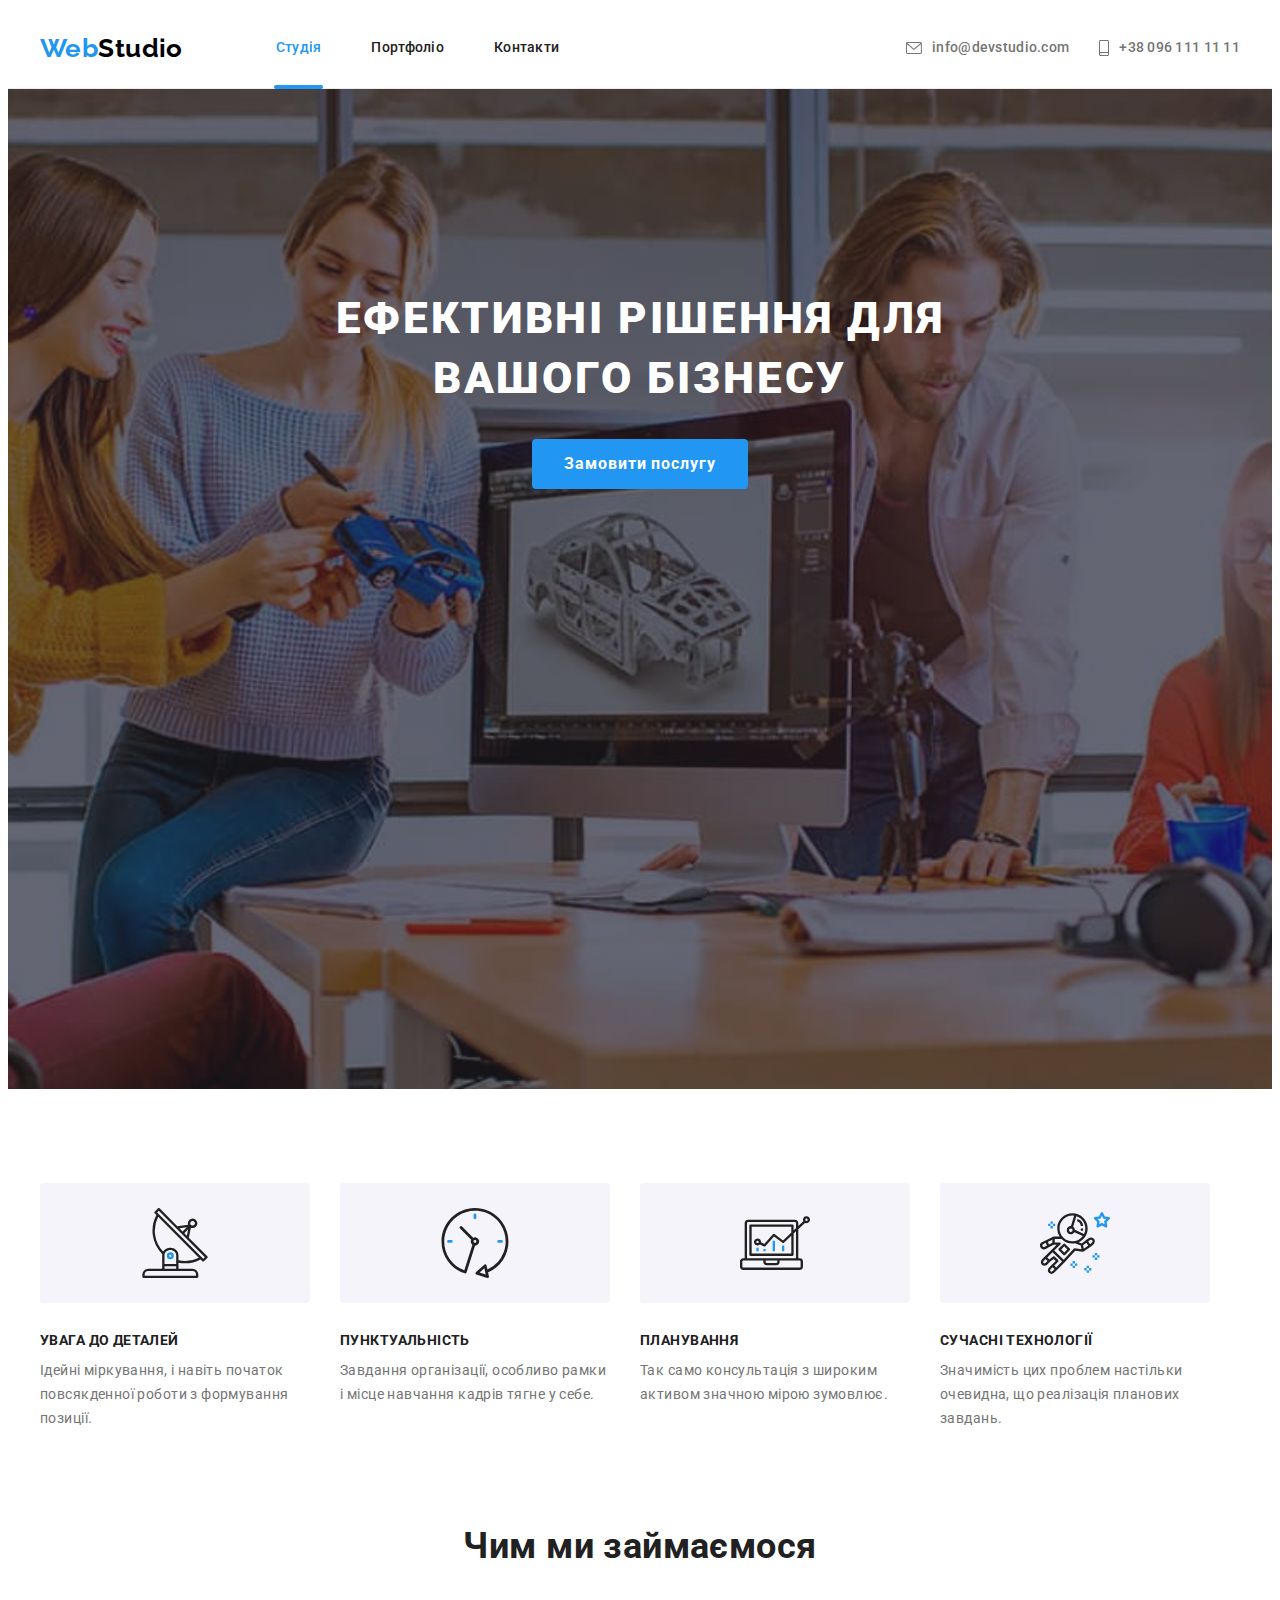
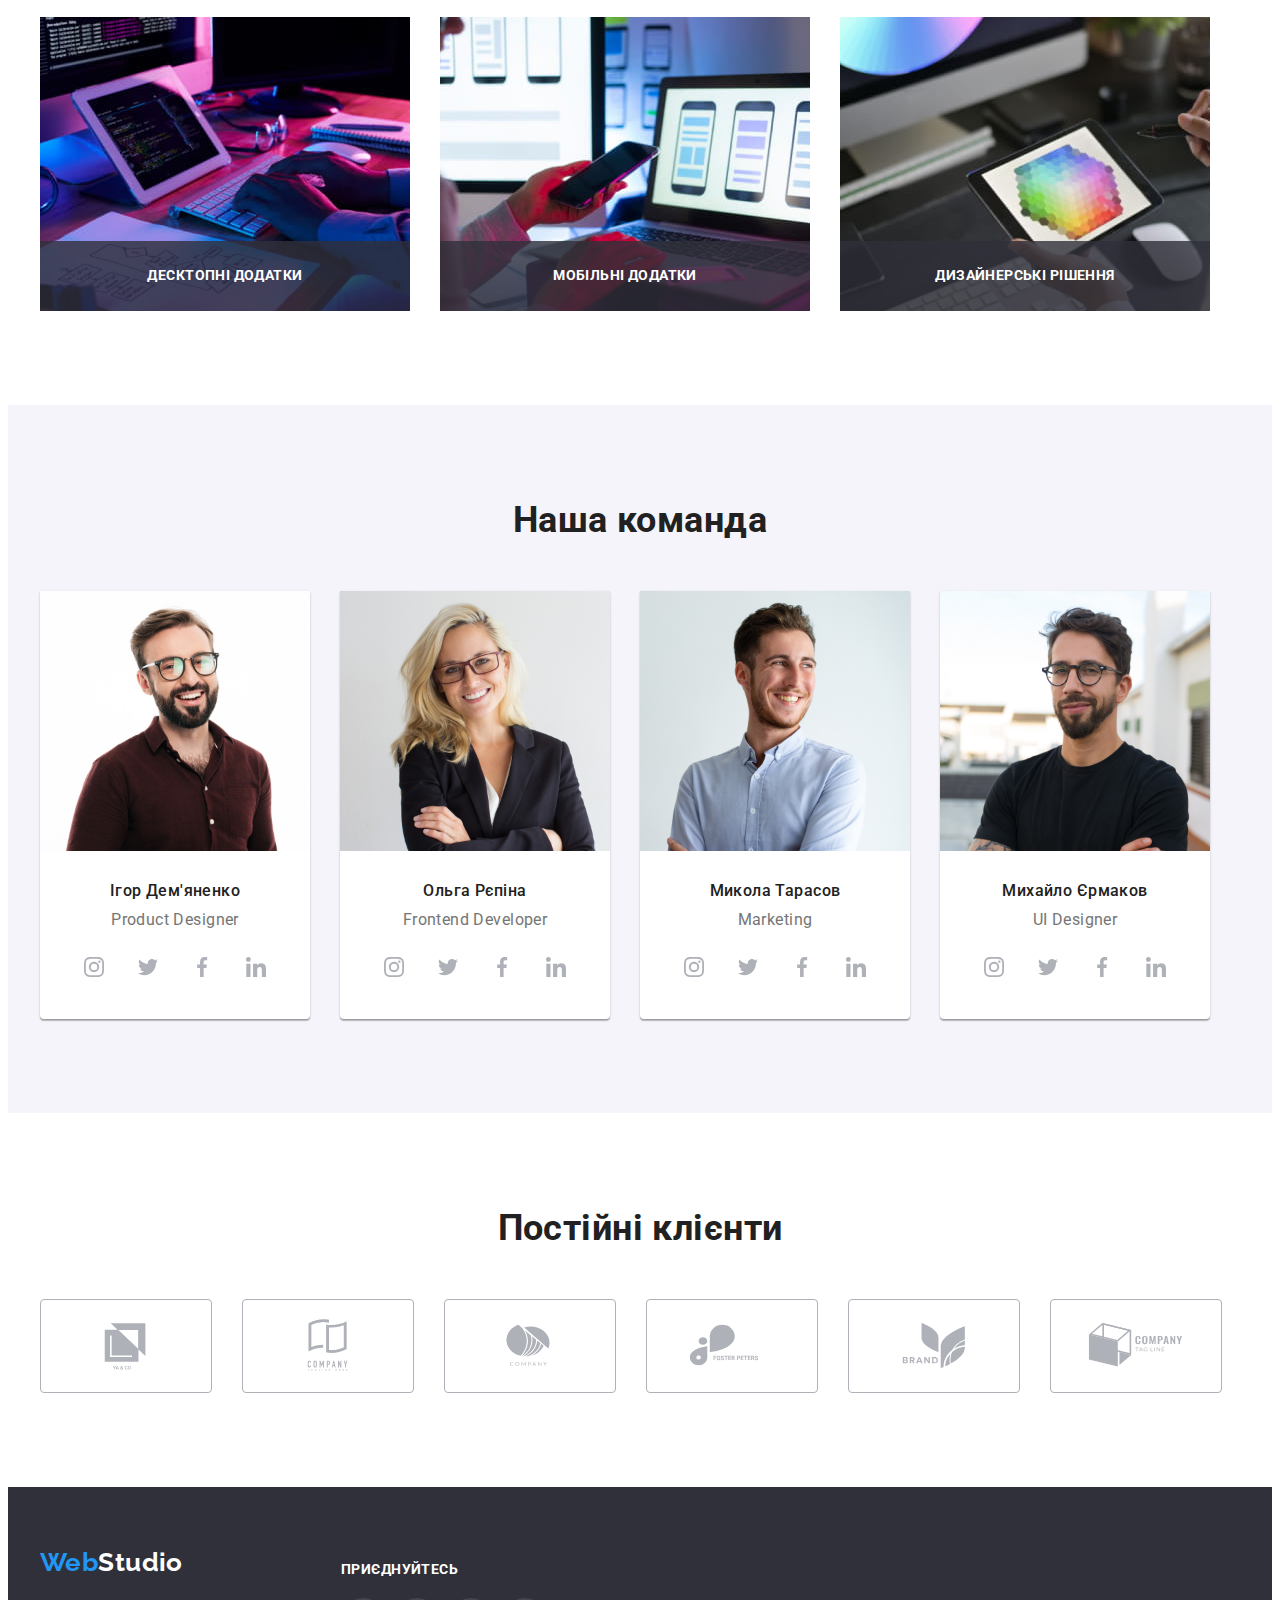
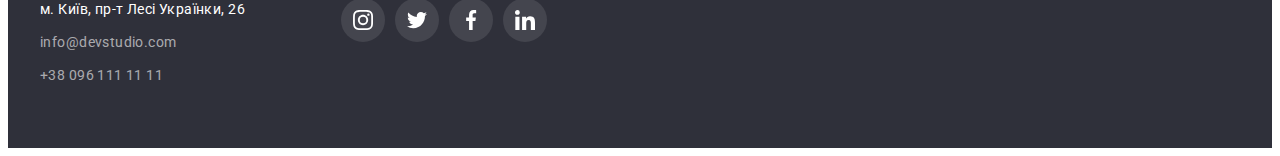
<file: index.html>
<!DOCTYPE html>
<html lang="uk">
  <head>
    <meta charset="UTF-8" />
    <meta http-equiv="X-UA-Compatible" content="IE=edge" />
    <meta name="viewport" content="width=device-width, initial-scale=1.0" />
    <title>WebStudio</title>
    <link rel="preconnect" href="https://fonts.googleapis.com" />
    <link rel="preconnect" href="https://fonts.gstatic.com" crossorigin />
    <link
      href="https://fonts.googleapis.com/css2?family=Raleway:wght@700&family=Roboto:wght@400;500;700;900&display=swap"
      rel="stylesheet"
    />
    <link
      rel="stylesheet"
      href="https://cdnjs.cloudflare.com/ajax/libs/modern-normalize/1.1.0/modern-normalize.min.css"
      integrity="sha512-wpPYUAdjBVSE4KJnH1VR1HeZfpl1ub8YT/NKx4PuQ5NmX2tKuGu6U/JRp5y+Y8XG2tV+wKQpNHVUX03MfMFn9Q=="
      crossorigin="anonymous"
      referrerpolicy="no-referrer"
    />
    <link rel="stylesheet" href="./css/styles.css" />
  </head>

  <body>
    <header class="header">
      <div class="container header-container">
        <nav class="navigation">
          <a class="logo" href="./index.html" lang="en"
            >Web<span class="color-dark">Studio</span></a
          >

          <ul class="nav-list list">
            <li class="item">
              <a class="nav-list-link link active" href="./index.html">Студія</a>
            </li>
            <li class="item">
              <a class="nav-list-link link" href="./portfolio.html">Портфоліо</a>
            </li>
            <li class="item"><a class="nav-list-link link" href="#">Контакти</a></li>
          </ul>
        </nav>
        <ul class="contacts-list list">
          <li class="item">
            <a class="link" href="mailto:info@devstudio.com" lang="en">
              <svg class="icon" width="16" height="12">
                <use href="./images/sprite.svg#envelope"></use>
              </svg>
              info@devstudio.com</a
            >
          </li>
          <li class="item">
            <a class="link" href="tel:+380961111111">
              <svg class="icon" width="10" height="16">
                <use href="./images/sprite.svg#smartphone"></use>
              </svg>
              +38 096 111 11 11
            </a>
          </li>
        </ul>
      </div>
    </header>

    <main>
      <section class="hero">
        <div class="fluid-container">
          <div class="container">
            <h1 class="title">
              Ефективні рішення для <br />
              вашого бізнесу
            </h1>
            <button class="button" type="button" data-modal-open>Замовити послугу</button>
          </div>
        </div>
      </section>

      <section class="quality section">
        <div class="container">
          <h2 class="visually-hidden">Наші якості</h2>

          <ul class="list">
            <li class="item">
              <div class="fluid-icon">
                <svg class="icon" width="70" height="70">
                  <use href="./images/sprite.svg#antenna"></use>
                </svg>
              </div>
              <h3 class="subtitle">Увага до деталей</h3>
              <p class="text">
                Ідейні міркування, і навіть початок повсякденної роботи з формування позиції.
              </p>
            </li>
            <li class="item">
              <div class="fluid-icon">
                <svg class="icon" width="70" height="70">
                  <use href="./images/sprite.svg#clock"></use>
                </svg>
              </div>
              <h3 class="subtitle">Пунктуальність</h3>
              <p class="text">
                Завдання організації, особливо рамки і місце навчання кадрів тягне у себе.
              </p>
            </li>
            <li class="item">
              <div class="fluid-icon">
                <svg class="icon" width="70" height="70">
                  <use href="./images/sprite.svg#diagram"></use>
                </svg>
              </div>
              <h3 class="subtitle">Планування</h3>
              <p class="text">Так само консультація з широким активом значною мірою зумовлює.</p>
            </li>
            <li class="item">
              <div class="fluid-icon">
                <svg class="icon" width="70" height="70">
                  <use href="./images/sprite.svg#astronaut"></use>
                </svg>
              </div>
              <h3 class="subtitle">Сучасні технології</h3>
              <p class="text">
                Значимість цих проблем настільки очевидна, що реалізація планових завдань.
              </p>
            </li>
          </ul>
        </div>
      </section>

      <section class="job section">
        <div class="container">
          <h2 class="title">Чим ми займаємося</h2>
          <ul class="list">
            <li class="item">
              <div class="job-img-wrap">
                <img src="./images/img-1.jpg" alt="Планшет з кодом" width="370" />
                <h3 class="job-subtitle">Десктопні додатки</h3>
              </div>
            </li>
            <li class="item">
              <div class="job-img-wrap">
                <img src="./images/img-2.jpg" alt="Ноутбук" width="370" />
                <h3 class="job-subtitle">Мобільні додатки</h3>
              </div>
            </li>
            <li class="item">
              <div class="job-img-wrap">
                <img src="./images/img-3.jpg" alt="Планшет з вибором кольорів" width="370" />
                <h3 class="job-subtitle">Дизайнерські рішення</h3>
              </div>
            </li>
          </ul>
        </div>
      </section>

      <section class="team section">
        <div class="container">
          <h2 class="title">Наша команда</h2>
          <ul class="team-list list">
            <li class="team-item">
              <img class="image" src="./images/team-1.jpg" alt="Ігор Дем'яненко" width="270" />
              <div class="content">
                <h3 class="subtitle">Ігор Дем'яненко</h3>
                <p class="text" lang="en">Product Designer</p>
                <ul class="socials list">
                  <li>
                    <a class="socials-item" aria-label="instagram" href="#">
                      <svg class="icon" width="20" height="20">
                        <use href="./images/sprite.svg#instagram"></use>
                      </svg>
                    </a>
                  </li>
                  <li>
                    <a class="socials-item" aria-label="twitter" href="#">
                      <svg class="icon" width="20" height="20">
                        <use href="./images/sprite.svg#twitter"></use>
                      </svg>
                    </a>
                  </li>
                  <li>
                    <a class="socials-item" aria-label="facebook" href="#">
                      <svg class="icon" width="20" height="20">
                        <use href="./images/sprite.svg#facebook"></use>
                      </svg>
                    </a>
                  </li>
                  <li>
                    <a class="socials-item" aria-label="linkedin" href="#">
                      <svg class="icon" width="20" height="20">
                        <use href="./images/sprite.svg#linkedin"></use>
                      </svg>
                    </a>
                  </li>
                </ul>
              </div>
            </li>
            <li class="team-item">
              <img class="image" src="./images/team-2.jpg" alt="Ольга Рєпіна" width="270" />
              <div class="content">
                <h3 class="subtitle">Ольга Рєпіна</h3>
                <p class="text" lang="en">Frontend Developer</p>
                <ul class="socials list">
                  <li>
                    <a class="socials-item" aria-label="instagram" href="#">
                      <svg class="icon" width="20" height="20">
                        <use href="./images/sprite.svg#instagram"></use>
                      </svg>
                    </a>
                  </li>
                  <li>
                    <a class="socials-item" aria-label="twitter" href="#">
                      <svg class="icon" width="20" height="20">
                        <use href="./images/sprite.svg#twitter"></use>
                      </svg>
                    </a>
                  </li>
                  <li>
                    <a class="socials-item" aria-label="facebook" href="#">
                      <svg class="icon" width="20" height="20">
                        <use href="./images/sprite.svg#facebook"></use>
                      </svg>
                    </a>
                  </li>
                  <li>
                    <a class="socials-item" aria-label="linkedin" href="#">
                      <svg class="icon" width="20" height="20">
                        <use href="./images/sprite.svg#linkedin"></use>
                      </svg>
                    </a>
                  </li>
                </ul>
              </div>
            </li>
            <li class="team-item">
              <img class="image" src="./images/team-3.jpg" alt="Микола Тарасов" width="270" />
              <div class="content">
                <h3 class="subtitle">Микола Тарасов</h3>
                <p class="text" lang="en">Marketing</p>
                <ul class="socials list">
                  <li>
                    <a class="socials-item" aria-label="instagram" href="#">
                      <svg class="icon" width="20" height="20">
                        <use href="./images/sprite.svg#instagram"></use>
                      </svg>
                    </a>
                  </li>
                  <li>
                    <a class="socials-item" aria-label="twitter" href="#">
                      <svg class="icon" width="20" height="20">
                        <use href="./images/sprite.svg#twitter"></use>
                      </svg>
                    </a>
                  </li>
                  <li>
                    <a class="socials-item" aria-label="facebook" href="#">
                      <svg class="icon" width="20" height="20">
                        <use href="./images/sprite.svg#facebook"></use>
                      </svg>
                    </a>
                  </li>
                  <li>
                    <a class="socials-item" aria-label="linkedin" href="#">
                      <svg class="icon" width="20" height="20">
                        <use href="./images/sprite.svg#linkedin"></use>
                      </svg>
                    </a>
                  </li>
                </ul>
              </div>
            </li>
            <li class="team-item">
              <img class="image" src="./images/team-4.jpg" alt="Михайло Єрмаков" width="270" />
              <div class="content">
                <h3 class="subtitle">Михайло Єрмаков</h3>
                <p class="text" lang="en">UI Designer</p>
                <ul class="socials list">
                  <li>
                    <a class="socials-item" aria-label="instagram" href="#">
                      <svg class="icon" width="20" height="20">
                        <use href="./images/sprite.svg#instagram"></use>
                      </svg>
                    </a>
                  </li>
                  <li>
                    <a class="socials-item" aria-label="twitter" href="#">
                      <svg class="icon" width="20" height="20">
                        <use href="./images/sprite.svg#twitter"></use>
                      </svg>
                    </a>
                  </li>
                  <li>
                    <a class="socials-item" aria-label="facebook" href="#">
                      <svg class="icon" width="20" height="20">
                        <use href="./images/sprite.svg#facebook"></use>
                      </svg>
                    </a>
                  </li>
                  <li>
                    <a class="socials-item" aria-label="linkedin" href="#">
                      <svg class="icon" width="20" height="20">
                        <use href="./images/sprite.svg#linkedin"></use>
                      </svg>
                    </a>
                  </li>
                </ul>
              </div>
            </li>
          </ul>
        </div>
      </section>

      <section class="clients section">
        <div class="container">
          <h2 class="title">Постійні клієнти</h2>

          <ul class="list">
            <li class="item">
              <a class="fluid-icon" href="#" aria-label="Логотип компанії 1">
                <svg class="icon" width="106" height="60">
                  <use href="./images/sprite.svg#client-1"></use>
                </svg>
              </a>
            </li>

            <li class="item">
              <a class="fluid-icon" href="#" aria-label="Логотип компанії 2">
                <svg class="icon" width="106" height="60">
                  <use href="./images/sprite.svg#client-2"></use>
                </svg>
              </a>
            </li>

            <li class="item">
              <a class="fluid-icon" href="#" aria-label="Логотип компанії 3">
                <svg class="icon" width="106" height="60">
                  <use href="./images/sprite.svg#client-3"></use>
                </svg>
              </a>
            </li>

            <li class="item">
              <a class="fluid-icon" href="#" aria-label="Логотип компанії 4">
                <svg class="icon" width="106" height="60">
                  <use href="./images/sprite.svg#client-4"></use>
                </svg>
              </a>
            </li>

            <li class="item">
              <a class="fluid-icon" href="#" aria-label="Логотип компанії 5">
                <svg class="icon" width="106" height="60">
                  <use href="./images/sprite.svg#client-5"></use>
                </svg>
              </a>
            </li>

            <li class="item">
              <a class="fluid-icon" href="#" aria-label="Логотип компанії 6">
                <svg class="icon" width="106" height="60">
                  <use href="./images/sprite.svg#client-6"></use>
                </svg>
              </a>
            </li>
          </ul>
        </div>
      </section>
    </main>

    <footer class="page-footer">
      <div class="container">
        <div class="footer-content">
          <h2 class="visually-hidden">Footer</h2>

          <div class="content">
            <a class="logo" href="./index.html" lang="en"
              >Web<span class="color-white">Studio</span></a
            >
            <address>
              <ul class="address-list list">
                <li>
                  <a
                    class="link map"
                    href="https://goo.gl/maps/CPtrU1FHBa2aNyZL9"
                    target="_blank"
                    rel="noopener noreferrer nofollow"
                    >м. Київ, пр-т Лесі Українки, 26</a
                  >
                </li>
                <li>
                  <a class="link" href="mailto:info@devstudio.com">info@devstudio.com</a>
                </li>
                <li>
                  <a class="link" href="tel:+380961111111">+38 096 111 11 11</a>
                </li>
              </ul>
            </address>
          </div>

          <div class="socials-content">
            <h3 class="subtitle">Приєднуйтесь</h3>
            <ul class="socials list">
              <li>
                <a class="socials-item" aria-label="instagram" href="#">
                  <svg class="icon" width="20" height="20">
                    <use href="./images/sprite.svg#instagram"></use>
                  </svg>
                </a>
              </li>
              <li>
                <a class="socials-item" aria-label="twitter" href="#">
                  <svg class="icon" width="20" height="20">
                    <use href="./images/sprite.svg#twitter"></use>
                  </svg>
                </a>
              </li>
              <li>
                <a class="socials-item" aria-label="facebook" href="#">
                  <svg class="icon" width="20" height="20">
                    <use href="./images/sprite.svg#facebook"></use>
                  </svg>
                </a>
              </li>
              <li>
                <a class="socials-item" aria-label="linkedin" href="#">
                  <svg class="icon" width="20" height="20">
                    <use href="./images/sprite.svg#linkedin"></use>
                  </svg>
                </a>
              </li>
            </ul>
          </div>
        </div>
      </div>
    </footer>

    <div class="backdrop is-hidden" data-modal>
      <div class="modal">
        <button type="button" class="modal-close" data-modal-close>
          <svg class="modal-close-img" width="11" height="11">
            <use href="./images/sprite.svg#close-link"></use>
          </svg>
        </button>
      </div>
    </div>

    <script src="./js/modal.js"></script>
  </body>
</html>
</file>
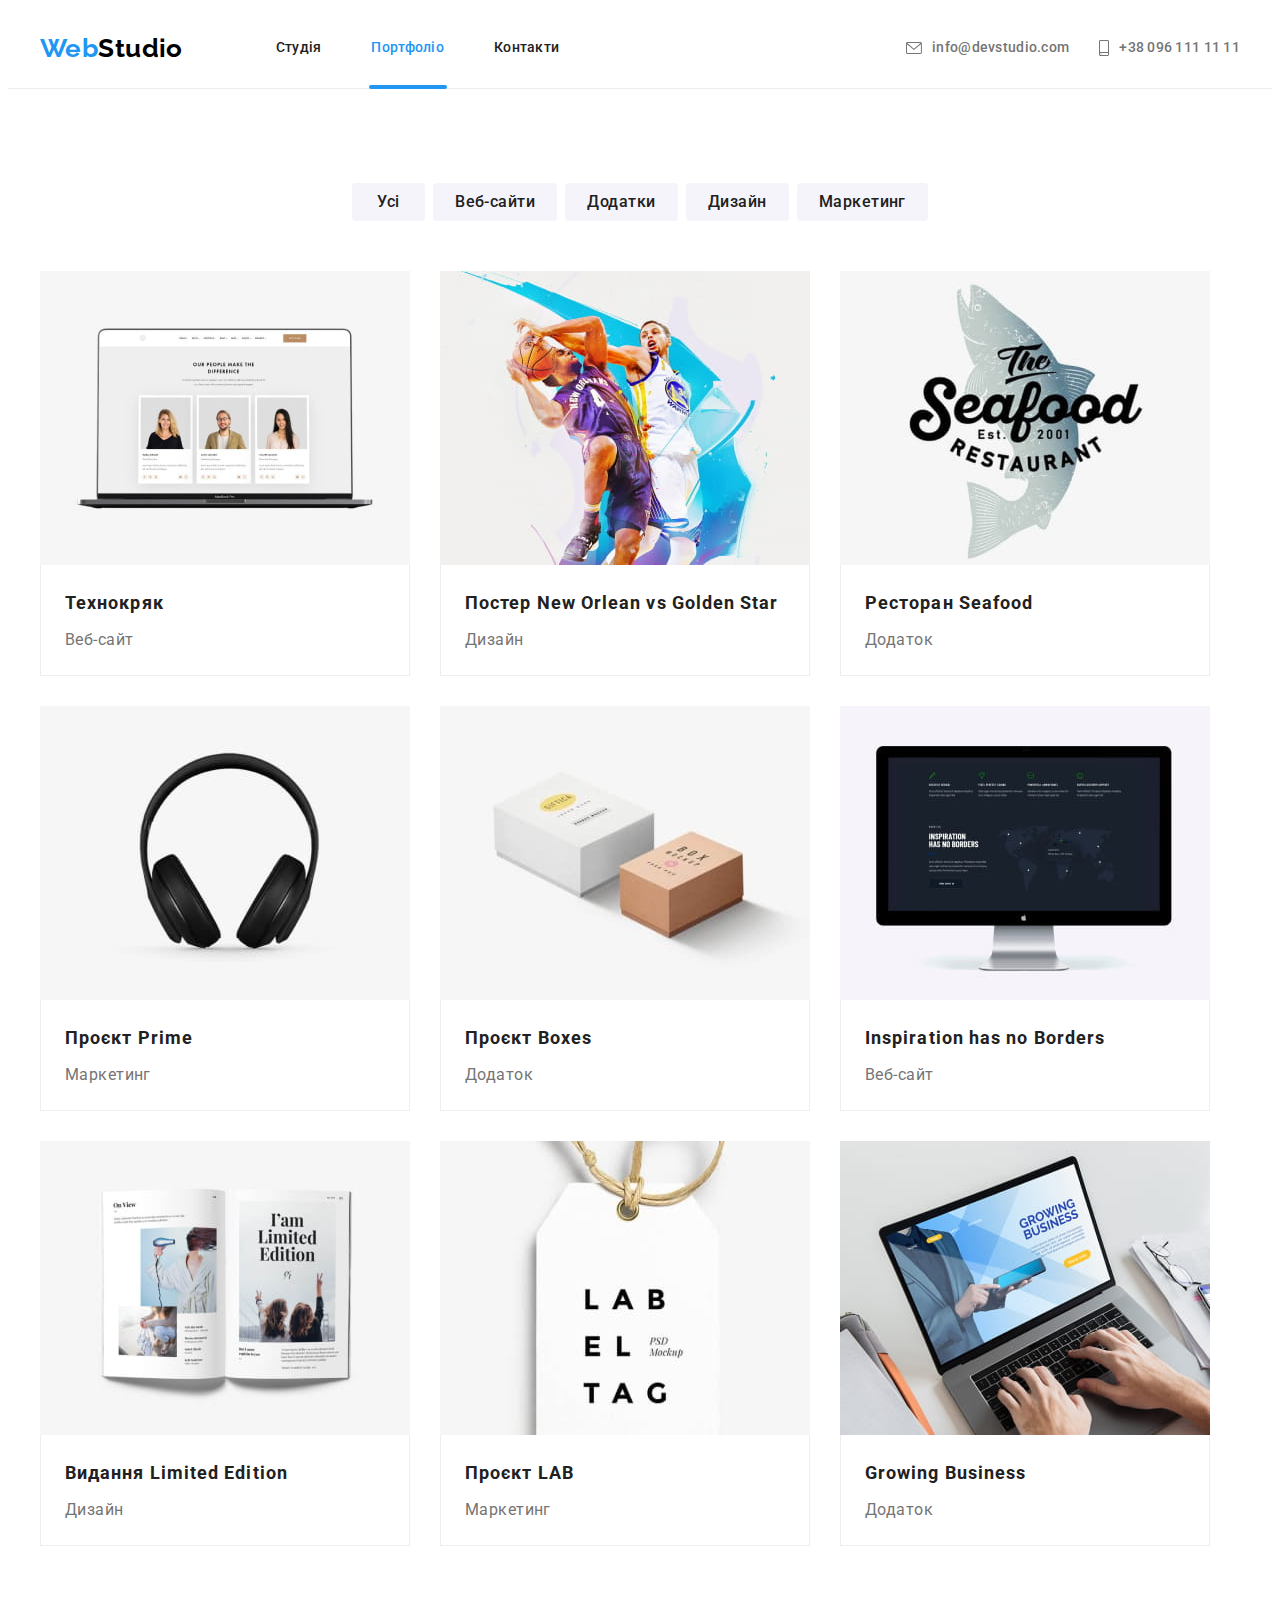
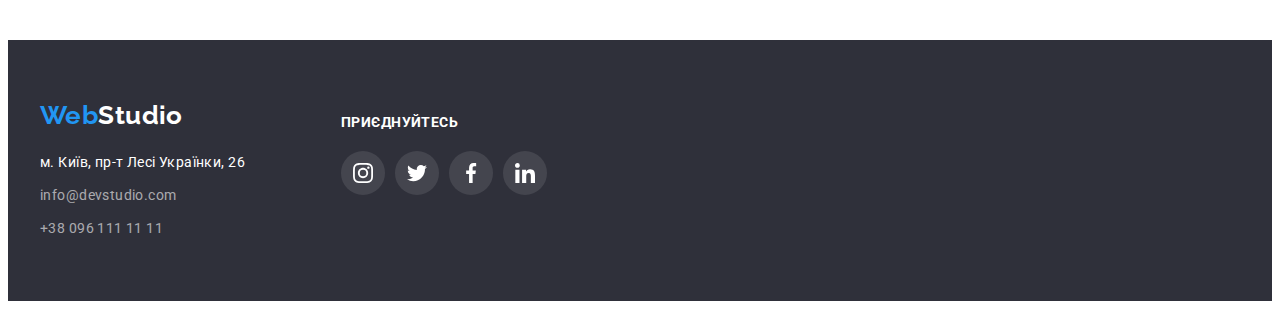
<file: portfolio.html>
<!DOCTYPE html>
<html lang="uk">
  <head>
    <meta charset="UTF-8" />
    <meta http-equiv="X-UA-Compatible" content="IE=edge" />
    <meta name="viewport" content="width=device-width, initial-scale=1.0" />
    <title>WebStudio</title>
    <link rel="preconnect" href="https://fonts.googleapis.com" />
    <link rel="preconnect" href="https://fonts.gstatic.com" crossorigin />
    <link
      href="https://fonts.googleapis.com/css2?family=Raleway:wght@700&family=Roboto:wght@400;500;700;900&display=swap"
      rel="stylesheet"
    />
    <link
      rel="stylesheet"
      href="https://cdnjs.cloudflare.com/ajax/libs/modern-normalize/1.1.0/modern-normalize.min.css"
      integrity="sha512-wpPYUAdjBVSE4KJnH1VR1HeZfpl1ub8YT/NKx4PuQ5NmX2tKuGu6U/JRp5y+Y8XG2tV+wKQpNHVUX03MfMFn9Q=="
      crossorigin="anonymous"
      referrerpolicy="no-referrer"
    />
    <link rel="stylesheet" href="./css/styles.css" />
  </head>

  <body>
    <header class="header">
      <div class="container header-container">
        <nav class="navigation">
          <a class="logo" href="./index.html" lang="en"
            >Web<span class="color-dark">Studio</span></a
          >

          <ul class="nav-list list">
            <li class="item">
              <a class="nav-list-link link" href="./index.html">Студія</a>
            </li>
            <li class="item">
              <a class="nav-list-link link active" href="./portfolio.html">Портфоліо</a>
            </li>
            <li class="item"><a class="nav-list-link link" href="#">Контакти</a></li>
          </ul>
        </nav>
        <ul class="contacts-list list">
          <li class="item">
            <a class="link" href="mailto:info@devstudio.com" lang="en">
              <svg class="icon" width="16" height="12">
                <use href="./images/sprite.svg#envelope"></use>
              </svg>
              info@devstudio.com</a
            >
          </li>
          <li class="item">
            <a class="link" href="tel:+380961111111">
              <svg class="icon" width="10" height="16">
                <use href="./images/sprite.svg#smartphone"></use>
              </svg>
              +38 096 111 11 11
            </a>
          </li>
        </ul>
      </div>
    </header>
    <main>
      <h1 class="visually-hidden">Портфоліо</h1>

      <section class="portfolio section">
        <div class="container">
          <ul class="list filters">
            <li><button class="button" type="button">Усі</button></li>
            <li><button class="button" type="button">Веб-сайти</button></li>
            <li><button class="button" type="button">Додатки</button></li>
            <li><button class="button" type="button">Дизайн</button></li>
            <li><button class="button" type="button">Маркетинг</button></li>
          </ul>

          <ul class="list portfolio-projects">
            <li class="item">
              <a href="#" class="link">
                <div class="portfolio-item-wrap">
                  <img src="./images/portfolio-1.jpg" alt="Веб-сайт Технокряк" width="370" />
                  <p class="portfolio-projects-text">
                    Ресурс пропонує комплексні пропозиції з різним рівнем функціоналу та сервісів.
                    Все це дозволить відвідувачу отримати вичерпні відомості про компанію чи
                    приватну особу.
                  </p>
                </div>

                <div class="content">
                  <h2 class="title">Технокряк</h2>
                  <p class="text">Веб-сайт</p>
                </div>
              </a>
            </li>
            <li class="item">
              <a href="#" class="link">
                <div class="portfolio-item-wrap">
                  <img src="./images/portfolio-2.jpg" alt="Постер" width="370" />
                  <p class="portfolio-projects-text">
                    Ресурс пропонує комплексні пропозиції з різним рівнем функціоналу та сервісів.
                    Все це дозволить відвідувачу отримати вичерпні відомості про компанію чи
                    приватну особу.
                  </p>
                </div>

                <div class="content">
                  <h2 class="title">Постер New Orlean vs Golden Star</h2>
                  <p class="text">Дизайн</p>
                </div>
              </a>
            </li>
            <li class="item">
              <a href="#" class="link">
                <div class="portfolio-item-wrap">
                  <img src="./images/portfolio-3.jpg" alt="Логотип ресторану" width="370" />
                  <p class="portfolio-projects-text">
                    Ресурс пропонує комплексні пропозиції з різним рівнем функціоналу та сервісів.
                    Все це дозволить відвідувачу отримати вичерпні відомості про компанію чи
                    приватну особу.
                  </p>
                </div>

                <div class="content">
                  <h2 class="title">Ресторан Seafood</h2>
                  <p class="text">Додаток</p>
                </div>
              </a>
            </li>
            <li class="item">
              <a href="#" class="link">
                <div class="portfolio-item-wrap">
                  <img src="./images/portfolio-4.jpg" alt="Навушники" width="370" />
                  <p class="portfolio-projects-text">
                    Ресурс пропонує комплексні пропозиції з різним рівнем функціоналу та сервісів.
                    Все це дозволить відвідувачу отримати вичерпні відомості про компанію чи
                    приватну особу.
                  </p>
                </div>

                <div class="content">
                  <h2 class="title">Проєкт Prime</h2>
                  <p class="text">Маркетинг</p>
                </div>
              </a>
            </li>
            <li class="item">
              <a href="#" class="link">
                <div class="portfolio-item-wrap">
                  <img src="./images/portfolio-5.jpg" alt="Дві коробки" width="370" />
                  <p class="portfolio-projects-text">
                    Ресурс пропонує комплексні пропозиції з різним рівнем функціоналу та сервісів.
                    Все це дозволить відвідувачу отримати вичерпні відомості про компанію чи
                    приватну особу.
                  </p>
                </div>

                <div class="content">
                  <h2 class="title">Проєкт Boxes</h2>
                  <p class="text">Додаток</p>
                </div>
              </a>
            </li>
            <li class="item">
              <a href="#" class="link">
                <div class="portfolio-item-wrap">
                  <img src="./images/portfolio-6.jpg" alt="Монітор" width="370" />
                  <p class="portfolio-projects-text">
                    Ресурс пропонує комплексні пропозиції з різним рівнем функціоналу та сервісів.
                    Все це дозволить відвідувачу отримати вичерпні відомості про компанію чи
                    приватну особу.
                  </p>
                </div>

                <div class="content">
                  <h2 class="title">Inspiration has no Borders</h2>
                  <p class="text">Веб-сайт</p>
                </div>
              </a>
            </li>
            <li class="item">
              <a href="#" class="link">
                <div class="portfolio-item-wrap">
                  <img src="./images/portfolio-7.jpg" alt="Журнал" width="370" />
                  <p class="portfolio-projects-text">
                    Ресурс пропонує комплексні пропозиції з різним рівнем функціоналу та сервісів.
                    Все це дозволить відвідувачу отримати вичерпні відомості про компанію чи
                    приватну особу.
                  </p>
                </div>

                <div class="content">
                  <h2 class="title">Видання Limited Edition</h2>
                  <p class="text">Дизайн</p>
                </div>
              </a>
            </li>
            <li class="item">
              <a href="#" class="link">
                <div class="portfolio-item-wrap">
                  <img src="./images/portfolio-8.jpg" alt="Бірка" width="370" />
                  <p class="portfolio-projects-text">
                    Ресурс пропонує комплексні пропозиції з різним рівнем функціоналу та сервісів.
                    Все це дозволить відвідувачу отримати вичерпні відомості про компанію чи
                    приватну особу.
                  </p>
                </div>

                <div class="content">
                  <h2 class="title">Проєкт LAB</h2>
                  <p class="text">Маркетинг</p>
                </div>
              </a>
            </li>
            <li class="item">
              <a href="#" class="link">
                <div class="portfolio-item-wrap">
                  <img src="./images/portfolio-9.jpg" alt="Ноутбук" width="370" />
                  <p class="portfolio-projects-text">
                    Ресурс пропонує комплексні пропозиції з різним рівнем функціоналу та сервісів.
                    Все це дозволить відвідувачу отримати вичерпні відомості про компанію чи
                    приватну особу.
                  </p>
                </div>

                <div class="content">
                  <h2 class="title">Growing Business</h2>
                  <p class="text">Додаток</p>
                </div>
              </a>
            </li>
          </ul>
        </div>
      </section>
    </main>

    <footer class="page-footer">
      <div class="container">
        <div class="footer-content">
          <h2 class="visually-hidden">Footer</h2>

          <div class="content">
            <a class="logo" href="./index.html" lang="en"
              >Web<span class="color-white">Studio</span></a
            >
            <address>
              <ul class="address-list list">
                <li>
                  <a
                    class="link map"
                    href="https://goo.gl/maps/CPtrU1FHBa2aNyZL9"
                    target="_blank"
                    rel="noopener noreferrer nofollow"
                    >м. Київ, пр-т Лесі Українки, 26</a
                  >
                </li>
                <li>
                  <a class="link" href="mailto:info@devstudio.com">info@devstudio.com</a>
                </li>
                <li>
                  <a class="link" href="tel:+380961111111">+38 096 111 11 11</a>
                </li>
              </ul>
            </address>
          </div>

          <div class="socials-content">
            <h3 class="subtitle">Приєднуйтесь</h3>
            <ul class="socials list">
              <li>
                <a class="socials-item" aria-label="instagram" href="#">
                  <svg class="icon" width="20" height="20">
                    <use href="./images/sprite.svg#instagram"></use>
                  </svg>
                </a>
              </li>
              <li>
                <a class="socials-item" aria-label="twitter" href="#">
                  <svg class="icon" width="20" height="20">
                    <use href="./images/sprite.svg#twitter"></use>
                  </svg>
                </a>
              </li>
              <li>
                <a class="socials-item" aria-label="facebook" href="#">
                  <svg class="icon" width="20" height="20">
                    <use href="./images/sprite.svg#facebook"></use>
                  </svg>
                </a>
              </li>
              <li>
                <a class="socials-item" aria-label="linkedin" href="#">
                  <svg class="icon" width="20" height="20">
                    <use href="./images/sprite.svg#linkedin"></use>
                  </svg>
                </a>
              </li>
            </ul>
          </div>
        </div>
      </div>
    </footer>
  </body>
</html>
</file>
<file: css/styles.css>
:root {
  --primary-light-color: #ffffff;
  --secondary-light-color: #f5f4fa;
  --third-light-color: #757575;
  --primary-dark-color: #000000;
  --secondary-dark-color: #2f303a;
  --primary-text-color: #212121;
  --primary-icon-color: #afb1b8;
  --secondary-active-color: #188ce8;
  --primary-active-color: #2196f3;

  --animation-timing-function: cubic-bezier(0.4, 0, 0.2, 1);
}

body {
  color: var(--primary-text-color);
  font-family: 'Roboto', sans-serif;
  font-size: 14px;
  letter-spacing: 0.03em;
}

h1,
h2,
h3,
h4,
h5,
h6,
p {
  margin: 0;
}

ul,
ol {
  margin: 0;
  padding-left: 0;
}

img {
  display: block;
}

/* ---------------------LIST--------------------- */
.list {
  list-style-type: none;
}

/* ---------------------LINK--------------------- */
.link {
  text-decoration: none;
}

/* ---------------------VISUALLY-HIDDEN--------------------- */
.visually-hidden {
  position: absolute;
  white-space: nowrap;
  width: 1px;
  height: 1px;
  overflow: hidden;
  border: 0;
  padding: 0;
  clip: rect(0 0 0 0);
  clip-path: inset(50%);
  margin: -1px;
}

/* ---------------------TITLE--------------------- */
.title {
  margin-bottom: 50px;

  font-weight: 700;
  font-size: 36px;
  line-height: 1.17;
  text-align: center;
}

/* ---------------------CONTAINER--------------------- */
.container {
  width: 1200px;
  padding: 0 15px;
  margin-left: auto;
  margin-right: auto;
}

/* ---------------------SECTION--------------------- */

.section {
  padding-top: 94px;
  padding-bottom: 94px;
}

/* ---------------------LOGO--------------------- */
.logo {
  color: #2196f3;
  text-decoration: none;
  font-family: 'Raleway', sans-serif;
  font-weight: 700;
  font-size: 26px;
  line-height: 1.19;
}

.color-dark {
  color: var(--primary-dark-color);
}

.color-white {
  color: var(--primary-light-color);
}

/* ---------------------SOCIALS--------------------- */

.socials {
  display: flex;
  column-gap: 10px;
}

.socials-item {
  display: flex;
  justify-content: center;
  align-items: center;
  width: 44px;
  height: 44px;
  border-radius: 50%;

  transition: color 250ms var(--animation-timing-function),
    background-color 250ms var(--animation-timing-function);
}

.icon {
  fill: currentColor;
}

/* ---------------------BUTTON--------------------- */
.button {
  min-width: 73px;

  color: inherit;
  background-color: var(--secondary-light-color);

  font-family: inherit;
  font-weight: 500;
  font-size: 16px;
  line-height: 1.63;
  letter-spacing: 0.03em;
  cursor: pointer;
  border: none;
  border-radius: 4px;
}

/* ---------------------HEADER--------------------- */
.header {
  border-bottom: 1px solid #ececec;
}

.header-container {
  display: flex;
}

.header .link {
  display: block;
  padding-top: 32px;
  padding-bottom: 32px;

  color: inherit;
  font-weight: 500;
  line-height: 1.14;
  letter-spacing: 0.02em;

  transition: color 250ms var(--animation-timing-function);
}

.header .link:hover,
.header .link:focus {
  color: var(--primary-active-color);
}

.header .icon {
  margin-right: 10px;
}

.contacts-list {
  display: flex;
  margin-left: auto;
  column-gap: 30px;
}

.contacts-list .link {
  display: flex;
  align-items: center;

  color: var(--third-light-color);
}

/* ---------------------NAVIGATION--------------------- */
.navigation {
  display: flex;
  align-items: center;
}

.nav-list {
  display: flex;
  margin-left: 93px;
  column-gap: 50px;
}

.nav-list-link {
  position: relative;
}

.nav-list .active {
  color: var(--primary-active-color);
}

.nav-list .active::after {
  position: absolute;
  left: -4%;
  right: -4%;
  bottom: -1px;

  content: '';
  height: 4px;
  border-radius: 2px;
  background-color: var(--primary-active-color);
}

/* ---------------------HERO--------------------- */
.hero {
  background-color: #c4c4c4;
  text-align: center;
}

.hero .fluid-container {
  max-width: 1600px;
  height: 600px;
  padding-top: 200px;
  padding-bottom: 200px;
  margin-left: auto;
  margin-right: auto;

  background-image: linear-gradient(rgba(47, 48, 58, 0.4), rgba(47, 48, 58, 0.4)),
    url(../images/hero-bg.jpg);
  background-size: cover;
  background-position: center;
}

.hero .title {
  margin-bottom: 30px;

  color: var(--primary-light-color);
  font-weight: 900;
  font-size: 44px;
  line-height: 1.36;
  letter-spacing: 0.06em;
  text-transform: uppercase;
}

.hero .button {
  padding: 10px 32px;

  color: var(--primary-light-color);
  background-color: var(--primary-active-color);

  font-weight: 700;
  line-height: 1.88;
  letter-spacing: 0.06em;

  transition: background-color 250ms var(--animation-timing-function);
}

.hero .button:hover,
.hero .button:focus {
  background-color: var(--secondary-active-color);
}

/* ---------------------QUALITY--------------------- */
.quality {
  padding-bottom: 0;
}

.quality .list {
  display: flex;
  flex-wrap: wrap;
  column-gap: 30px;
}

.quality .item {
  flex-basis: 270px;
}

.quality .fluid-icon {
  display: flex;
  justify-content: center;
  align-items: center;
  width: 270px;
  height: 120px;
  margin-bottom: 30px;

  background-color: var(--secondary-light-color);
  border-radius: 4px;
}

.quality .subtitle {
  margin-bottom: 10px;

  font-size: 14px;
  line-height: 1.14;
  text-transform: uppercase;
}

.quality .text {
  color: var(--third-light-color);
  line-height: 1.71;
}

/* ---------------------JOB--------------------- */
.job .list {
  display: flex;
  flex-wrap: wrap;
  column-gap: 30px;
}

.job-img-wrap {
  position: relative;
}

.job-subtitle {
  position: absolute;
  bottom: 0;

  display: flex;
  justify-content: center;
  align-items: center;
  width: 100%;
  height: 70px;
  background-color: rgba(47, 48, 58, 0.8);

  font-size: 14px;
  line-height: 1.14;
  text-transform: uppercase;
  color: #ffffff;
}

/* ---------------------TEAM--------------------- */
.team {
  background-color: var(--secondary-light-color);
}

.team-list {
  display: flex;
  flex-wrap: wrap;
  column-gap: 30px;

  font-size: 16px;
  line-height: 1.19;
}

.team-item {
  flex-basis: 270px;

  background-color: var(--primary-light-color);
  text-align: center;
  border-bottom-left-radius: 4px;
  border-bottom-right-radius: 4px;
  box-shadow: 0px 1px 3px rgba(0, 0, 0, 0.12), 0px 1px 1px rgba(0, 0, 0, 0.14),
    0px 2px 1px rgba(0, 0, 0, 0.2);
}

.team .content {
  padding-top: 30px;
  padding-bottom: 30px;
  padding-left: 32px;
  padding-right: 32px;
}

.team .subtitle {
  margin-bottom: 10px;

  font-size: 16px;
  font-weight: 500;
}

.team .text {
  margin-bottom: 16px;

  color: var(--third-light-color);
}

.team .socials-item {
  color: var(--primary-icon-color);
  background-color: inherit;
}

.team .socials-item:hover,
.team .socials-item:focus {
  color: var(--primary-light-color);
  background-color: var(--primary-active-color);
}

.team .icon {
  fill: currentColor;
}

/* ---------------------CLIENTS--------------------- */
.clients .list {
  display: flex;
  column-gap: 30px;
}

.clients .fluid-icon {
  display: flex;
  width: 170px;
  height: 92px;
  justify-content: center;
  align-items: center;

  color: var(--primary-icon-color);
  border: 1px solid var(--primary-icon-color);
  border-radius: 4px;

  transition: color 250ms var(--animation-timing-function),
    border-color 250ms var(--animation-timing-function);
}

.clients .fluid-icon:hover,
.clients .fluid-icon:focus {
  color: var(--primary-active-color);
  border-color: var(--primary-active-color);
}

.clients .icon {
  display: block;

  fill: currentColor;
}

/* ---------------------PORTFOLIO--------------------- */
.portfolio .filters {
  display: flex;
  justify-content: center;
  column-gap: 8px;
  margin-bottom: 50px;
}

.portfolio .button {
  padding: 6px 22px;

  transition: color 250ms var(--animation-timing-function),
    background-color 250ms var(--animation-timing-function),
    box-shadow 250ms var(--animation-timing-function);
}

.portfolio .button:hover,
.portfolio .button:focus {
  color: var(--primary-light-color);
  background-color: var(--primary-active-color);

  box-shadow: 0px 3px 1px rgba(0, 0, 0, 0.1), 0px 1px 2px rgba(0, 0, 0, 0.08),
    0px 2px 2px rgba(0, 0, 0, 0.12);
}

.portfolio-projects {
  display: flex;
  flex-wrap: wrap;
  gap: 30px;
}

.portfolio .item {
  flex-basis: 370px;

  transition: box-shadow 250ms var(--animation-timing-function);
}

.portfolio .item:hover,
.portfolio .item:focus {
  box-shadow: 0px 1px 1px rgba(0, 0, 0, 0.12), 0px 4px 4px rgba(0, 0, 0, 0.06),
    1px 4px 6px rgba(0, 0, 0, 0.16);
}

.portfolio-item-wrap {
  position: relative;
  overflow: hidden;
}

.portfolio-projects-text {
  position: absolute;
  top: 0;
  left: 0;
  width: 100%;
  height: 100%;
  padding: 63px 24px 0;
  transform: translate(0, 100%);

  transition: transform 250ms var(--animation-timing-function);

  background-color: rgba(33, 150, 243, 0.9);

  font-size: 18px;
  line-height: 1.56;
  color: var(--primary-light-color);
}

.portfolio .link:hover .portfolio-projects-text,
.portfolio .link:focus .portfolio-projects-text {
  transform: translate(0);
}

.portfolio .content {
  padding: 20px 24px;

  border-right: 1px solid #eeeeee;
  border-left: 1px solid #eeeeee;
  border-bottom: 1px solid #eeeeee;
}

.portfolio-projects .title {
  margin-bottom: 4px;

  text-align: left;
  font-size: 18px;
  line-height: 2;
  letter-spacing: 0.06em;
  color: var(--primary-text-color);
}

.portfolio-projects .text {
  color: var(--third-light-color);
  font-size: 16px;
  line-height: 1.88;
}

/* ---------------------FOOTER--------------------- */
.page-footer {
  background-color: var(--secondary-dark-color);
  padding-top: 60px;
  padding-bottom: 60px;
}

.footer-content {
  display: flex;
}

.page-footer .content {
  width: 231px;
}

.socials-content {
  margin-left: 70px;
  padding-top: 15px;
}

.page-footer .subtitle {
  margin-bottom: 20px;

  text-transform: uppercase;
  font-size: 14px;
  line-height: 1.14;

  color: var(--primary-light-color);
}

.page-footer .logo {
  display: inline-block;

  margin-bottom: 20px;
}

.address-list {
  display: flex;
  flex-direction: column;
  row-gap: 9px;
}

.page-footer .link {
  color: rgba(255, 255, 255, 0.6);
  font-style: normal;
  line-height: 1.71;

  transition: color 250ms var(--animation-timing-function);
}

.page-footer .link:hover,
.page-footer .link:focus {
  color: var(--primary-active-color);
}

.page-footer .map {
  color: var(--primary-light-color);
}

.page-footer .socials-item {
  color: var(--primary-light-color);
  background-color: rgba(255, 255, 255, 0.1);
}

.page-footer .socials-item:hover,
.page-footer .socials-item:focus {
  background-color: var(--primary-active-color);
}

/* ---------------------MODAL--------------------- */
.backdrop {
  position: fixed;
  top: 0;
  left: 0;
  width: 100vw;
  height: 100vh;

  background-color: rgba(0, 0, 0, 0.2);
  opacity: 1;

  transition: opacity 250ms var(--animation-timing-function);
}

.is-hidden {
  opacity: 0;
  pointer-events: none;
}

.modal {
  position: absolute;
  width: 528px;
  height: 581px;
  top: 50%;
  left: 50%;
  transform: translate(-50%, -50%) scale(1);

  background-color: var(--primary-light-color);
  box-shadow: 0px 1px 3px rgba(0, 0, 0, 0.12), 0px 1px 1px rgba(0, 0, 0, 0.14),
    0px 2px 1px rgba(0, 0, 0, 0.2);
  border-radius: 4px;

  transition: transform 250ms var(--animation-timing-function);
}

.is-hidden .modal {
  transform: translate(-50%, -50%) scale(1.1);
}

.modal-close {
  position: absolute;
  top: 8px;
  right: 8px;
  width: 30px;
  height: 30px;
  padding: 0;

  border-radius: 50%;
  border: 1px solid rgba(0, 0, 0, 0.1);
  background-color: var(--primary-light-color);

  cursor: pointer;
}

.modal-close-img {
  position: absolute;
  top: 50%;
  left: 50%;

  transform: translate(-50%, -50%);
}
</file>
